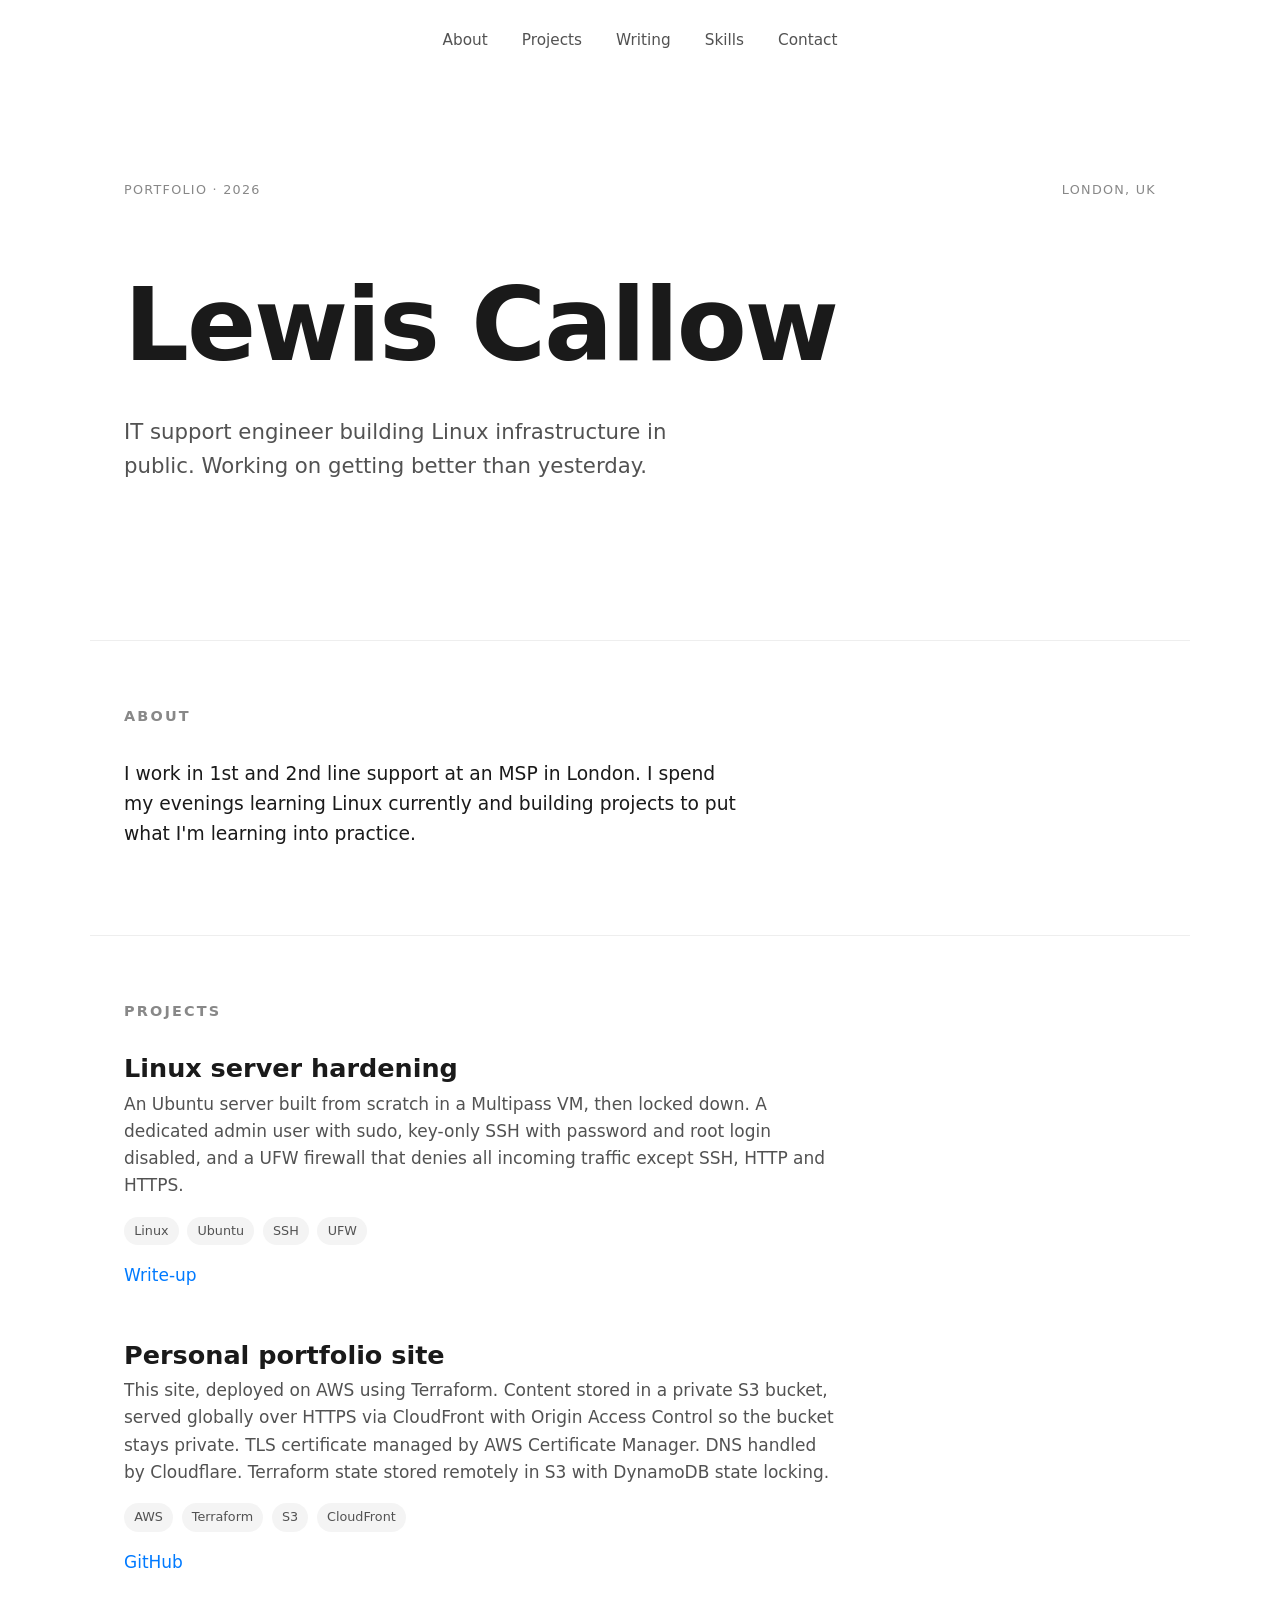
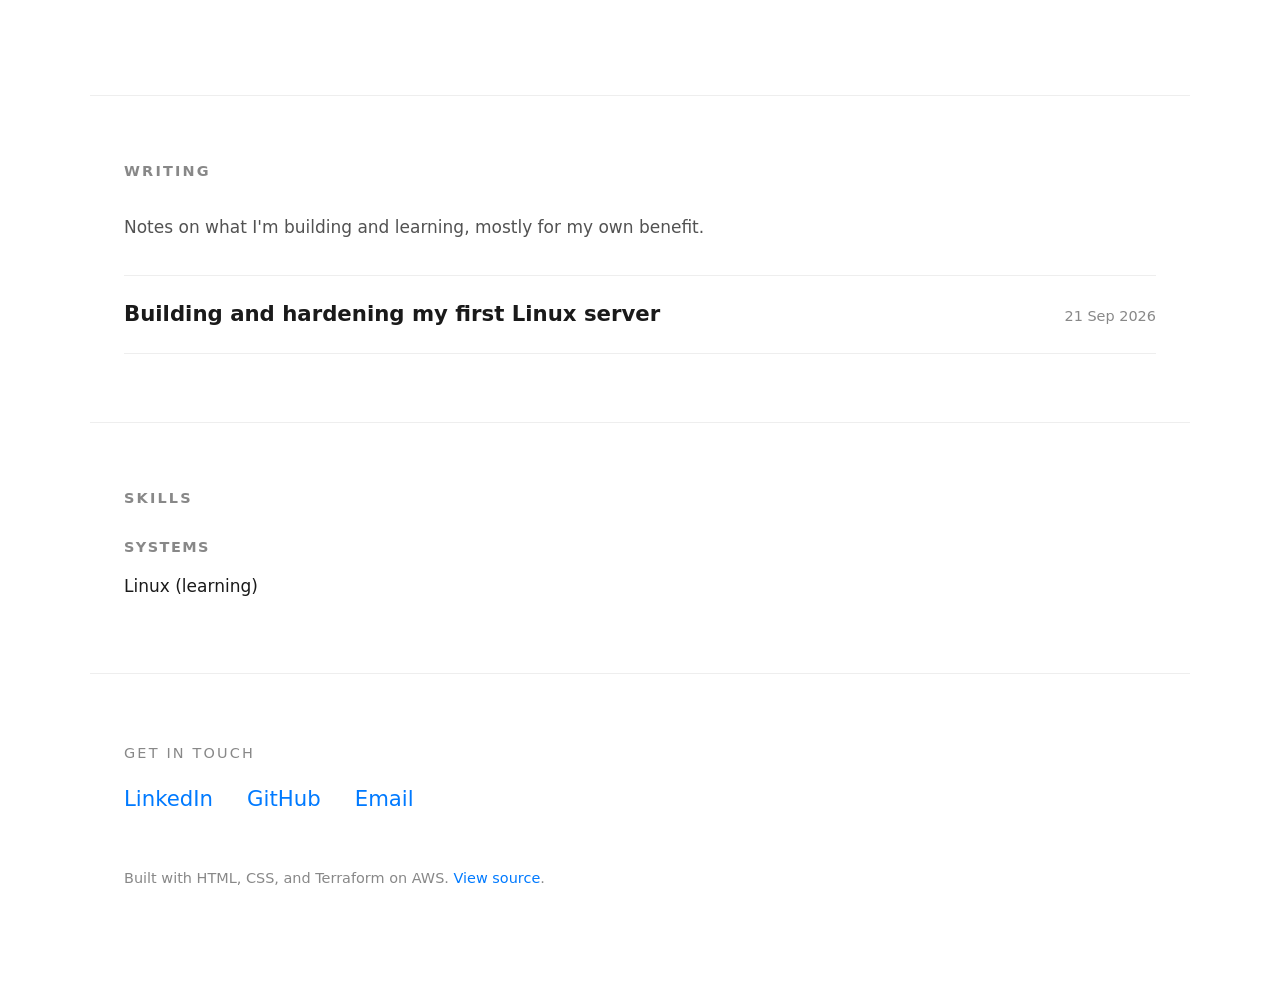
<file: site/index.html>
<!doctype html>
<html lang="en">
  <head>
    <meta charset="UTF-8" />
    <meta name="viewport" content="width=device-width, initial-scale=1.0" />
    <title>Lewis Callow</title>
    <meta
      name="description"
      content="IT support engineer building cloud and Linux infrastructure in public. Portfolio of projects and write-ups."
    />
    <link rel="stylesheet" href="style.css" />
  </head>
  <body>
    <nav class="site-nav" aria-label="Primary">
      <ul class="site-nav-links">
        <li><a href="#about">About</a></li>
        <li><a href="#projects">Projects</a></li>
        <li><a href="#writing">Writing</a></li>
        <li><a href="#skills">Skills</a></li>
        <li><a href="#contact">Contact</a></li>
      </ul>
    </nav>
    <header class="hero">
      <div class="hero-meta">
        <span>Portfolio · 2026</span>
        <span>London, UK</span>
      </div>
      <h1 class="hero-name">Lewis Callow</h1>
      <p class="hero-tagline">
        IT support engineer building Linux infrastructure in public.
        Working on getting better than yesterday.
      </p>
    </header>

    <main>
      <section id="about">
        <h2>About</h2>
        <p>
          I work in 1st and 2nd line support at an MSP in London. I spend my
          evenings learning Linux currently and building
          projects to put what I'm learning into practice.
        </p>
      </section>

      <section id="projects">
        <h2>Projects</h2>

        <article class="project">
          <h3>Linux server hardening</h3>
          <p class="project-description">
            An Ubuntu server built from scratch in a Multipass VM, then locked
            down. A dedicated admin user with sudo, key-only SSH with password
            and root login disabled, and a UFW firewall that denies all incoming
            traffic except SSH, HTTP and HTTPS.
          </p>
          <ul class="project-tags">
            <li>Linux</li>
            <li>Ubuntu</li>
            <li>SSH</li>
            <li>UFW</li>
          </ul>
          <ul class="project-links">
            <li><a href="posts/linux-server-hardening.html">Write-up</a></li>
          </ul>
        </article>

        <article class="project">
          <h3>Personal portfolio site</h3>
          <p class="project-description">
            This site, deployed on AWS using Terraform. Content stored in a
            private S3 bucket, served globally over HTTPS via CloudFront with
            Origin Access Control so the bucket stays private. TLS certificate
            managed by AWS Certificate Manager. DNS handled by Cloudflare.
            Terraform state stored remotely in S3 with DynamoDB state locking.
          </p>
          <ul class="project-tags">
            <li>AWS</li>
            <li>Terraform</li>
            <li>S3</li>
            <li>CloudFront</li>
          </ul>
          <ul class="project-links">
            <li>
              <a href="https://github.com/lcallow1/lewis-portfolio-site"
                >GitHub</a
              >
            </li>
          </ul>
        </article>
      </section>

      <section id="writing">
        <h2>Writing</h2>
        <p class="writing-intro">
          Notes on what I'm building and learning, mostly for my own benefit.
        </p>
        <ul class="post-list">
          <li>
            <a href="posts/linux-server-hardening.html">
              <span class="post-list-title">Building and hardening my first Linux server</span>
              <time class="post-list-date" datetime="2026-09-21">21 Sep 2026</time>
            </a>
          </li>
        </ul>
      </section>

      <section id="skills">
        <h2>Skills</h2>

        <div class="skill-groups">

          <div class="skill-group">
            <h3>Systems</h3>
            <ul>
              <li>Linux (learning)</li>
            </ul>
          </div>
        </div>
      </section>
    </main>

    <footer id="contact">
      <p class="contact-prompt">Get in touch</p>
      <ul class="contact-links">
        <li>
          <a href="https://www.linkedin.com/in/lewis-callow/">LinkedIn</a>
        </li>
        <li><a href="https://github.com/lcallow1">GitHub</a></li>
        <li><a href="mailto:lewis.fcallow@gmail.com">Email</a></li>
      </ul>
      <p class="footer-note">
        Built with HTML, CSS, and Terraform on AWS.
        <a href="https://github.com/lcallow1/lewis-portfolio-site"
          >View source</a
        >.
      </p>
    </footer>
  </body>
</html>
</file>
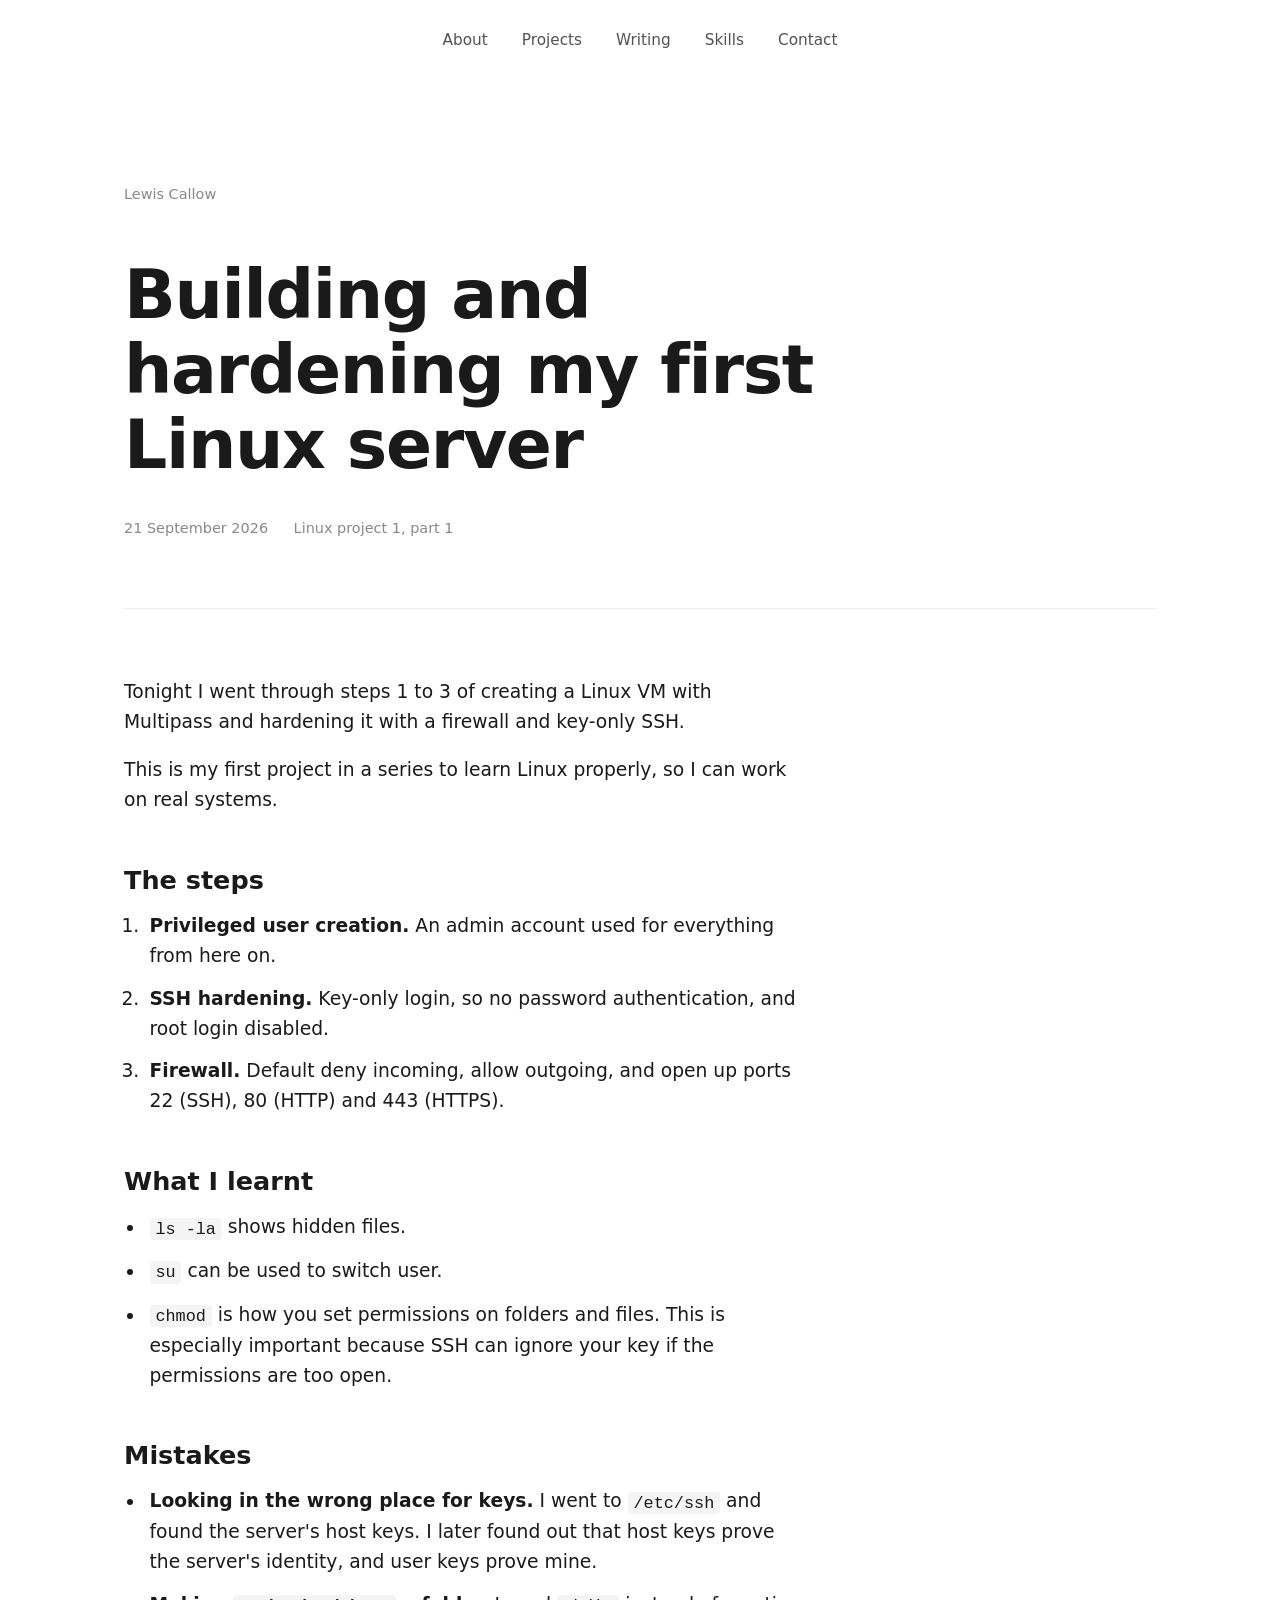
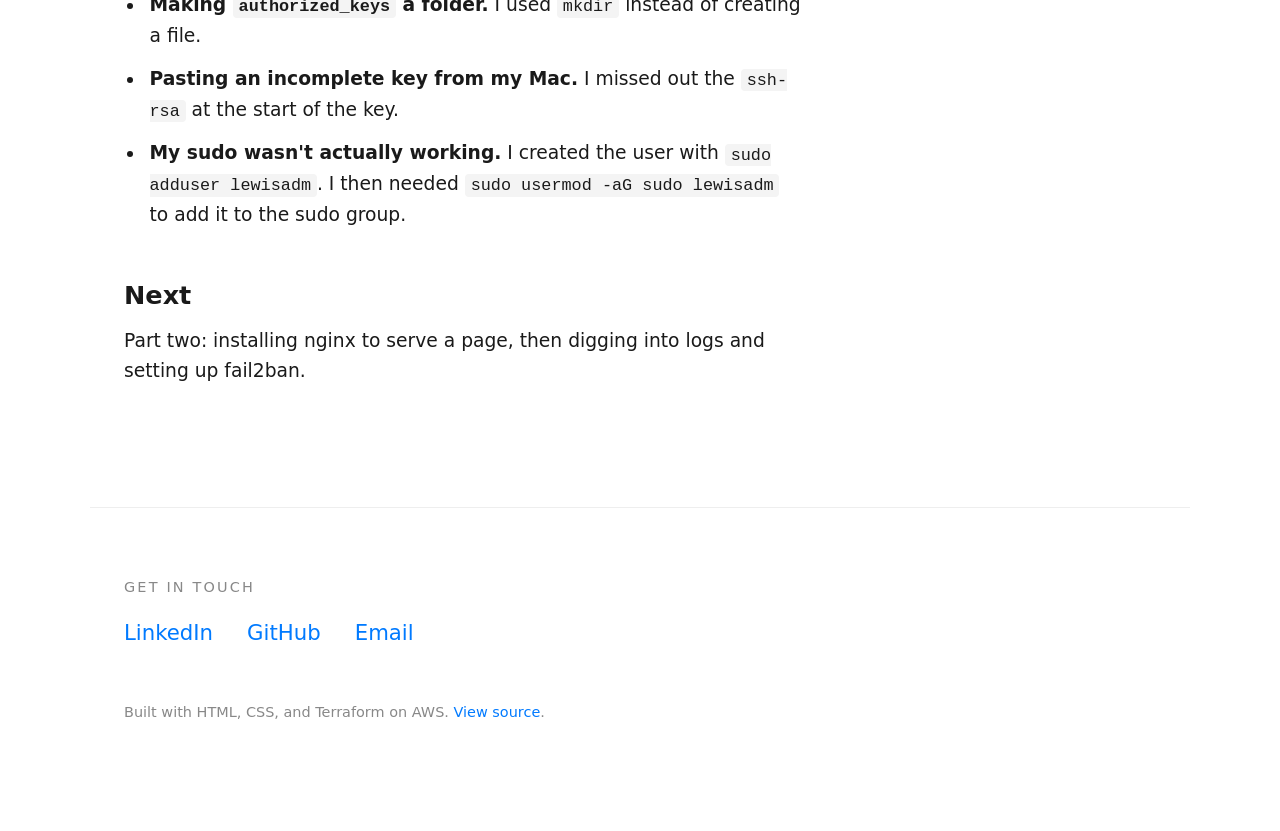
<file: site/posts/linux-server-hardening.html>
<!doctype html>
<html lang="en">
  <head>
    <meta charset="UTF-8" />
    <meta name="viewport" content="width=device-width, initial-scale=1.0" />
    <title>Building and hardening my first Linux server · Lewis Callow</title>
    <meta
      name="description"
      content="Creating an Ubuntu VM with Multipass and hardening it with a sudo user, key-only SSH and a firewall. Plus the mistakes I made along the way."
    />
    <link rel="stylesheet" href="../style.css" />
  </head>
  <body>
    <nav class="site-nav" aria-label="Primary">
      <ul class="site-nav-links">
        <li><a href="../index.html#about">About</a></li>
        <li><a href="../index.html#projects">Projects</a></li>
        <li><a href="../index.html#writing">Writing</a></li>
        <li><a href="../index.html#skills">Skills</a></li>
        <li><a href="../index.html#contact">Contact</a></li>
      </ul>
    </nav>

    <main>
      <article class="post">
        <header class="post-header">
          <a class="post-back" href="../index.html#writing">Lewis Callow</a>
          <h1 class="post-title">Building and hardening my first Linux server</h1>
          <p class="post-meta">
            <time datetime="2026-09-21">21 September 2026</time>
            <span>Linux project 1, part 1</span>
          </p>
        </header>

        <div class="post-body">
          <p>
            Tonight I went through steps 1 to 3 of creating a Linux VM with
            Multipass and hardening it with a firewall and key-only SSH.
          </p>
          <p>
            This is my first project in a series to learn Linux properly, so I
            can work on real systems.
          </p>

          <h2>The steps</h2>
          <ol>
            <li>
              <strong>Privileged user creation.</strong> An admin account used
              for everything from here on.
            </li>
            <li>
              <strong>SSH hardening.</strong> Key-only login, so no password
              authentication, and root login disabled.
            </li>
            <li>
              <strong>Firewall.</strong> Default deny incoming, allow outgoing,
              and open up ports 22 (SSH), 80 (HTTP) and 443 (HTTPS).
            </li>
          </ol>

          <h2>What I learnt</h2>
          <ul>
            <li><code>ls -la</code> shows hidden files.</li>
            <li><code>su</code> can be used to switch user.</li>
            <li>
              <code>chmod</code> is how you set permissions on folders and
              files. This is especially important because SSH can ignore your
              key if the permissions are too open.
            </li>
          </ul>

          <h2>Mistakes</h2>
          <ul>
            <li>
              <strong>Looking in the wrong place for keys.</strong> I went to
              <code>/etc/ssh</code> and found the server's host keys. I later
              found out that host keys prove the server's identity, and user
              keys prove mine.
            </li>
            <li>
              <strong>Making <code>authorized_keys</code> a folder.</strong> I
              used <code>mkdir</code> instead of creating a file.
            </li>
            <li>
              <strong>Pasting an incomplete key from my Mac.</strong> I missed
              out the <code>ssh-rsa</code> at the start of the key.
            </li>
            <li>
              <strong>My sudo wasn't actually working.</strong> I created the
              user with <code>sudo adduser lewisadm</code>. I then needed
              <code>sudo usermod -aG sudo lewisadm</code> to add it to the sudo
              group.
            </li>
          </ul>

          <h2>Next</h2>
          <p>
            Part two: installing nginx to serve a page, then digging into logs
            and setting up fail2ban.
          </p>
        </div>
      </article>
    </main>

    <footer id="contact">
      <p class="contact-prompt">Get in touch</p>
      <ul class="contact-links">
        <li>
          <a href="https://www.linkedin.com/in/YOUR-LINKEDIN">LinkedIn</a>
        </li>
        <li><a href="https://github.com/lcallow1">GitHub</a></li>
        <li><a href="mailto:lewis.fcallow@gmail.com">Email</a></li>
      </ul>
      <p class="footer-note">
        Built with HTML, CSS, and Terraform on AWS.
        <a href="https://github.com/lcallow1/lewis-portfolio-site"
          >View source</a
        >.
      </p>
    </footer>
  </body>
</html>
</file>
<file: site/style.css>
/* =========================================================================
   1. Reset & base
   ========================================================================= */

*,
*::before,
*::after {
  box-sizing: border-box;
}

html {
  /* clamp() = min, preferred, max — fluid font sizing */
  font-size: clamp(15px, 1vw + 12px, 17px);
  scroll-behavior: smooth;
}

body {
  margin: 0;
  font-family:
    system-ui,
    -apple-system,
    "Segoe UI",
    Roboto,
    sans-serif;
  color: #1a1a1a;
  background: #ffffff;
  line-height: 1.6;
}

h1,
h2,
h3 {
  margin: 0;
  line-height: 1.1;
  font-weight: 600;
}

p {
  margin: 0 0 1em;
}

a {
  color: #007aff; /* accent colour — change to your taste */
  text-decoration: none;
  border-bottom: 1px solid transparent;
  transition: border-color 0.15s ease;
}

a:hover {
  border-bottom-color: currentColor;
}

ul {
  list-style: none;
  padding: 0;
  margin: 0;
}

/* =========================================================================
   2. Nav
   ========================================================================= */

.site-nav {
  display: flex;
  justify-content: center; /* was: space-between */
  align-items: center;
  max-width: 1100px;
  margin: 0 auto;
  padding: 1.5rem 2rem;
}

.site-nav-links {
  display: flex;
  gap: 2rem;
}

.site-nav-links a {
  color: #525252;
  font-size: 0.9rem;
  border-bottom: none;
}

.site-nav-links a:hover {
  color: #1a1a1a;
}

/* On mobile, hide the links — keep the logo */
@media (max-width: 600px) {
  .site-nav-links {
    display: none;
  }
}

/* =========================================================================
   3. Layout: shared container width
   ========================================================================= */

.hero,
main section,
footer {
  max-width: 1100px;
  margin: 0 auto;
  padding: 0 2rem;
}

/* =========================================================================
   3. Hero
   ========================================================================= */

.hero {
  padding-top: 6rem;
  padding-bottom: 8rem;
}

.hero-meta {
  display: flex;
  justify-content: space-between;
  font-size: 0.75rem;
  text-transform: uppercase;
  letter-spacing: 0.1em;
  color: #888;
  margin-bottom: 4rem;
}

.hero-name {
  font-size: clamp(3rem, 9vw, 6rem);
  font-weight: 700;
  letter-spacing: -0.02em;
}

.hero-tagline {
  font-size: 1.25rem;
  color: #525252;
  max-width: 36rem;
  margin-top: 2rem;
}

/* =========================================================================
   4. Sections
   ========================================================================= */

main section {
  padding-top: 4rem;
  padding-bottom: 4rem;
  border-top: 1px solid #eee; /* gentle dividers */
}

main section h2 {
  font-size: 0.85rem;
  text-transform: uppercase;
  letter-spacing: 0.15em;
  color: #888;
  margin-bottom: 2rem;
}

/* About */

#about p {
  font-size: 1.1rem;
  max-width: 36rem;
}

/* =========================================================================
   5. Projects
   ========================================================================= */

.project {
  margin-bottom: 3rem;
}

.project h3 {
  font-size: 1.5rem;
  margin-bottom: 0.5rem;
}

.project-description {
  max-width: 42rem;
  color: #525252;
}

.project-tags {
  display: flex;
  flex-wrap: wrap;
  gap: 0.5rem;
  margin: 1rem 0;
}

.project-tags li {
  font-size: 0.75rem;
  padding: 0.25rem 0.6rem;
  background: #f4f4f4;
  border-radius: 999px;
  color: #525252;
}

.project-links {
  display: flex;
  gap: 1.5rem;
}

/* =========================================================================
   6. Skills
   ========================================================================= */

.skill-groups {
  display: grid;
  grid-template-columns: repeat(auto-fit, minmax(180px, 1fr));
  gap: 2rem;
}

.skill-group h3 {
  font-size: 0.85rem;
  text-transform: uppercase;
  letter-spacing: 0.1em;
  color: #888;
  margin-bottom: 0.75rem;
}

.skill-group li {
  padding: 0.25rem 0;
  color: #1a1a1a;
}

/* =========================================================================
   7. Footer
   ========================================================================= */

footer {
  padding-top: 4rem;
  padding-bottom: 6rem;
  border-top: 1px solid #eee;
}

.contact-prompt {
  font-size: 0.85rem;
  text-transform: uppercase;
  letter-spacing: 0.15em;
  color: #888;
  margin-bottom: 1rem;
}

.contact-links {
  display: flex;
  gap: 2rem;
  font-size: 1.25rem;
  margin-bottom: 3rem;
}

.footer-note {
  font-size: 0.85rem;
  color: #888;
}

/* =========================================================================
   8. Responsive tweaks
   ========================================================================= */

@media (max-width: 600px) {
  .hero {
    padding-top: 3rem;
    padding-bottom: 5rem;
  }

  .hero-meta {
    flex-direction: column;
    gap: 0.5rem;
  }

  .contact-links {
    flex-direction: column;
    gap: 0.75rem;
  }
}

/* =========================================================================
   9. Writing list (homepage)
   ========================================================================= */

.writing-intro {
  color: #525252;
  max-width: 36rem;
  margin-bottom: 2rem;
}

.post-list li {
  border-top: 1px solid #eee;
}

.post-list li:last-child {
  border-bottom: 1px solid #eee;
}

.post-list a {
  display: flex;
  justify-content: space-between;
  align-items: baseline;
  gap: 2rem;
  padding: 1.25rem 0;
  color: #1a1a1a;
  border-bottom: none;
}

.post-list-title {
  font-size: 1.25rem;
  font-weight: 600;
}

.post-list a:hover .post-list-title {
  color: #007aff;
}

.post-list-date {
  font-size: 0.85rem;
  color: #888;
  white-space: nowrap;
}

/* =========================================================================
   10. Post page
   ========================================================================= */

.post {
  max-width: 1100px;
  margin: 0 auto;
  padding: 0 2rem;
}

.post-header {
  padding-top: 6rem;
  padding-bottom: 4rem;
  border-bottom: 1px solid #eee;
}

.post-back {
  display: inline-block;
  font-size: 0.85rem;
  color: #888;
  margin-bottom: 3rem;
}

.post-title {
  font-size: clamp(2.25rem, 6vw, 4rem);
  font-weight: 700;
  letter-spacing: -0.02em;
  max-width: 48rem;
}

.post-meta {
  display: flex;
  gap: 1.5rem;
  font-size: 0.85rem;
  color: #888;
  margin-top: 2rem;
  margin-bottom: 0;
}

.post-body {
  max-width: 40rem;
  padding-top: 4rem;
  padding-bottom: 6rem;
  font-size: 1.1rem;
}

.post-body h2 {
  font-size: 1.5rem;
  margin-top: 3rem;
  margin-bottom: 1rem;
}

.post-body ul,
.post-body ol {
  margin: 0 0 1em;
  padding-left: 1.25rem;
}

.post-body ul {
  list-style: disc;
}

.post-body ol {
  list-style: decimal;
}

.post-body li {
  margin-bottom: 0.75rem;
  padding-left: 0.25rem;
}

.post-body code {
  font-family: ui-monospace, "SF Mono", Menlo, Consolas, monospace;
  font-size: 0.9em;
  background: #f4f4f4;
  padding: 0.1em 0.35em;
  border-radius: 4px;
}

a:focus-visible {
  outline: 2px solid #007aff;
  outline-offset: 3px;
}

@media (max-width: 600px) {
  .post-header {
    padding-top: 3rem;
  }

  .post-list a {
    flex-direction: column;
    gap: 0.25rem;
  }

  .post-meta {
    flex-direction: column;
    gap: 0.25rem;
  }
}
</file>
